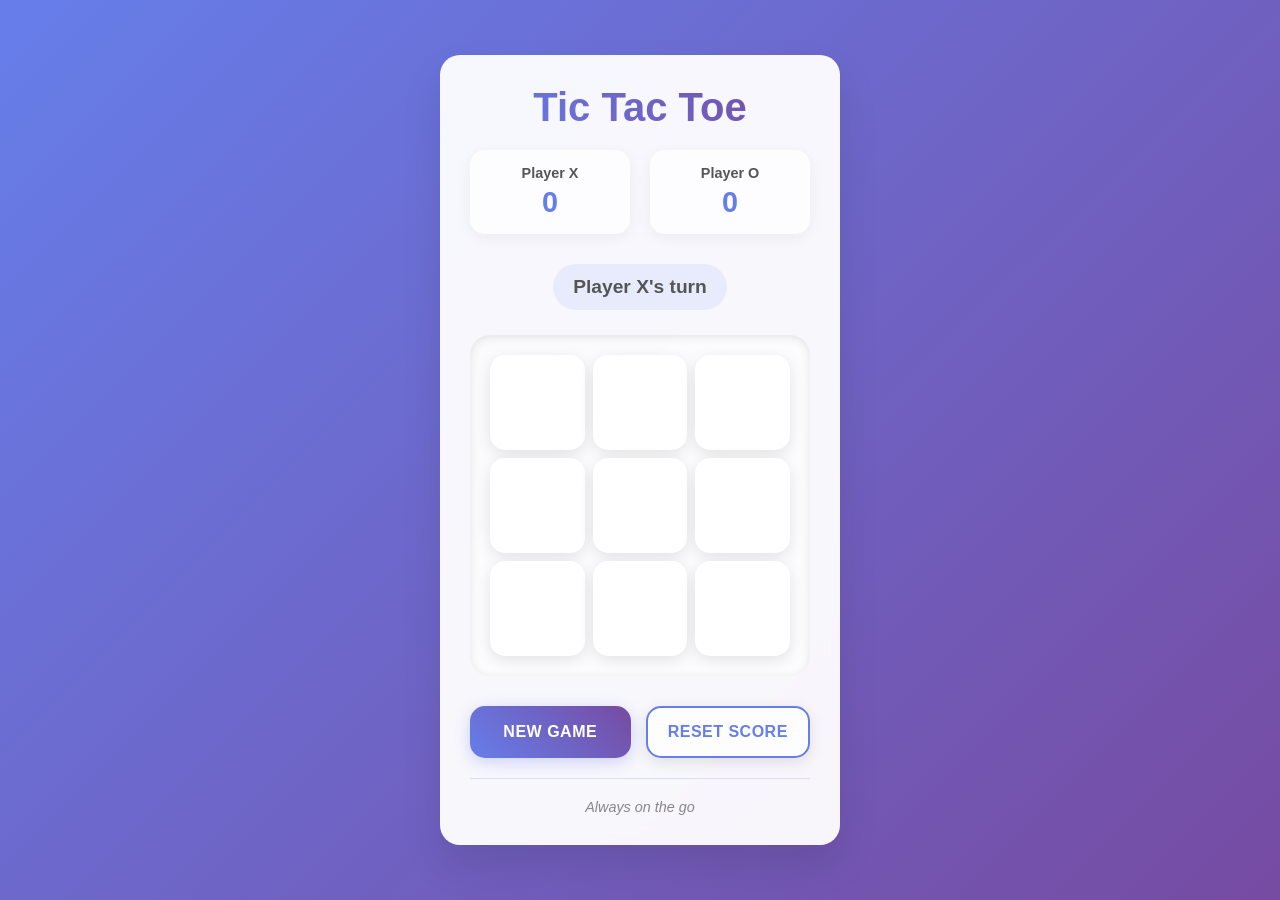
<file: index.html>
<!DOCTYPE html>
<html lang="en">
<head>
    <meta charset="UTF-8">
    <meta name="viewport" content="width=device-width, initial-scale=1.0">
    <title>Tic Tac Toe - Mobile IDE Sample</title>
    <link rel="stylesheet" href="styles.css">
</head>
<body>
    <div class="container">
        <header>
            <h1>Tic Tac Toe</h1>
            <div class="score-board">
                <div class="score">
                    <span class="player">Player X</span>
                    <span class="wins" id="player-x-score">0</span>
                </div>
                <div class="score">
                    <span class="player">Player O</span>
                    <span class="wins" id="player-o-score">0</span>
                </div>
            </div>
        </header>

        <main>
            <div class="game-status">
                <p id="game-message">Player X's turn</p>
            </div>
            
            <div class="game-board" id="game-board">
                <div class="cell" data-index="0"></div>
                <div class="cell" data-index="1"></div>
                <div class="cell" data-index="2"></div>
                <div class="cell" data-index="3"></div>
                <div class="cell" data-index="4"></div>
                <div class="cell" data-index="5"></div>
                <div class="cell" data-index="6"></div>
                <div class="cell" data-index="7"></div>
                <div class="cell" data-index="8"></div>
            </div>
            
            <div class="game-controls">
                <button id="reset-btn" class="btn btn-primary">New Game</button>
                <button id="reset-score-btn" class="btn btn-secondary">Reset Score</button>
            </div>
        </main>

        <footer>
            <p>Always on the go</p>
        </footer>
    </div>

    <script src="script.js"></script>
</body>
</html>
</file>
<file: styles.css>
/* Reset and base styles */
* {
    margin: 0;
    padding: 0;
    box-sizing: border-box;
}

body {
    font-family: 'SF Pro Display', -apple-system, BlinkMacSystemFont, 'Segoe UI', Roboto, sans-serif;
    background: linear-gradient(135deg, #667eea 0%, #764ba2 100%);
    min-height: 100vh;
    display: flex;
    align-items: center;
    justify-content: center;
    padding: 20px;
}

.container {
    background: rgba(255, 255, 255, 0.95);
    backdrop-filter: blur(10px);
    border-radius: 20px;
    padding: 30px;
    box-shadow: 0 20px 40px rgba(0, 0, 0, 0.1);
    max-width: 400px;
    width: 100%;
    text-align: center;
}

/* Header styles */
header h1 {
    color: green;
    font-size: 2.5rem;
    font-weight: 700;
    margin-bottom: 20px;
    background: linear-gradient(60deg, #667eea 0%, #764ba2 100%);
    -webkit-background-clip: text;
    -webkit-text-fill-color: transparent;
    background-clip: text;
}

.score-board {
    display: flex;
    justify-content: space-between;
    margin-bottom: 30px;
    gap: 20px;
}

.score {
    background: rgba(255, 255, 255, 0.8);
    padding: 15px;
    border-radius: 15px;
    flex: 1;
    box-shadow: 0 4px 15px rgba(0, 0, 0, 0.05);
}

.score .player {
    display: block;
    font-weight: 600;
    color: #555;
    font-size: 0.9rem;
    margin-bottom: 5px;
}

.score .wins {
    display: block;
    font-size: 1.8rem;
    font-weight: 700;
    color: #667eea;
}

/* Game status */
.game-status {
    margin-bottom: 25px;
}

#game-message {
    font-size: 1.2rem;
    font-weight: 600;
    color: #555;
    padding: 12px 20px;
    background: rgba(102, 126, 234, 0.1);
    border-radius: 25px;
    display: inline-block;
}

/* Game board styles */
.game-board {
    display: grid;
    grid-template-columns: repeat(3, 1fr);
    gap: 8px;
    margin-bottom: 30px;
    padding: 20px;
    background: rgba(255, 255, 255, 0.6);
    border-radius: 20px;
    box-shadow: inset 0 2px 10px rgba(0, 0, 0, 0.1);
}

.cell {
    aspect-ratio: 1;
    background: white;
    border-radius: 15px;
    display: flex;
    align-items: center;
    justify-content: center;
    font-size: 2.5rem;
    font-weight: 700;
    cursor: pointer;
    transition: all 0.3s cubic-bezier(0.4, 0, 0.2, 1);
    box-shadow: 0 4px 15px rgba(0, 0, 0, 0.1);
    user-select: none;
    -webkit-tap-highlight-color: transparent;
}

.cell:hover {
    transform: translateY(-2px);
    box-shadow: 0 8px 25px rgba(0, 0, 0, 0.15);
    background: #f8f9ff;
}

.cell:active {
    transform: translateY(0);
    transition: transform 0.1s;
}

.cell.x {
    color: #ff6b6b;
    animation: popIn 0.3s cubic-bezier(0.68, -0.55, 0.265, 1.55);
}

.cell.o {
    color: #4ecdc4;
    animation: popIn 0.3s cubic-bezier(0.68, -0.55, 0.265, 1.55);
}

.cell.winning {
    background: linear-gradient(45deg, #ffd89b 0%, #19547b 100%);
    color: white;
    animation: pulse 0.6s ease-in-out infinite alternate;
}

/* Animations */
@keyframes popIn {
    0% {
        transform: scale(0);
        opacity: 0;
    }
    50% {
        transform: scale(1.2);
    }
    100% {
        transform: scale(1);
        opacity: 1;
    }
}

@keyframes pulse {
    0% {
        transform: scale(1);
    }
    100% {
        transform: scale(1.05);
    }
}

/* Button styles */
.game-controls {
    display: flex;
    gap: 15px;
    margin-bottom: 20px;
}

.btn {
    flex: 1;
    padding: 15px 20px;
    border: none;
    border-radius: 15px;
    font-size: 1rem;
    font-weight: 600;
    cursor: pointer;
    transition: all 0.3s ease;
    text-transform: uppercase;
    letter-spacing: 0.5px;
    -webkit-tap-highlight-color: transparent;
}

.btn-primary {
    background: linear-gradient(45deg, #667eea, #764ba2);
    color: white;
    box-shadow: 0 4px 15px rgba(102, 126, 234, 0.3);
}

.btn-primary:hover {
    transform: translateY(-2px);
    box-shadow: 0 8px 25px rgba(102, 126, 234, 0.4);
}

.btn-secondary {
    background: rgba(255, 255, 255, 0.8);
    color: #667eea;
    border: 2px solid #667eea;
    box-shadow: 0 4px 15px rgba(0, 0, 0, 0.1);
}

.btn-secondary:hover {
    background: #667eea;
    color: white;
    transform: translateY(-2px);
}

.btn:active {
    transform: translateY(0);
}

/* Footer */
footer {
    margin-top: 20px;
    padding-top: 20px;
    border-top: 1px solid rgba(102, 126, 234, 0.2);
}

footer p {
    color: #888;
    font-size: 0.9rem;
    font-style: italic;
}

/* Mobile responsiveness */
@media (max-width: 480px) {
    .container {
        padding: 20px;
        margin: 10px;
    }
    
    header h1 {
        font-size: 2rem;
    }
    
    .cell {
        font-size: 2rem;
    }
    
    .game-controls {
        flex-direction: column;
    }
    
    .btn {
        padding: 12px 15px;
        font-size: 0.9rem;
    }
}

@media (max-width: 360px) {
    .container {
        padding: 15px;
    }
    
    header h1 {
        font-size: 1.8rem;
    }
    
    .cell {
        font-size: 1.8rem;
    }
    
    .score-board {
        flex-direction: column;
        gap: 10px;
    }
}
</file>
<file: 2styles.css>
/* Reset and base styles */
* {
    margin: 0;
    padding: 0;
    box-sizing: border-box;
}

body {
    font-family: 'SF Pro Display', -apple-system, BlinkMacSystemFont, 'Segoe UI', Roboto, sans-serif;
    background: linear-gradient(135deg, #667eea 0%, #764ba2 100%);
    min-height: 100vh;
    display: flex;
    align-items: center;
    justify-content: center;
    padding: 20px;
}

.container {
    background: rgba(255, 255, 255, 0.95);
    backdrop-filter: blur(10px);
    border-radius: 20px;
    padding: 30px;
    box-shadow: 0 20px 40px rgba(0, 0, 0, 0.1);
    max-width: 400px;
    width: 100%;
    text-align: center;
}

/* Header styles */
header h1 {
    color: green;
    font-size: 2.5rem;
    font-weight: 700;
    margin-bottom: 20px;
    background: linear-gradient(60deg, #667eea 0%, #764ba2 100%);
    -webkit-background-clip: text;
    -webkit-text-fill-color: transparent;
    background-clip: text;
}

.score-board {
    display: flex;
    justify-content: space-between;
    margin-bottom: 30px;
    gap: 20px;
}

.score {
    background: rgba(255, 255, 255, 0.8);
    padding: 15px;
    border-radius: 15px;
    flex: 1;
    box-shadow: 0 4px 15px rgba(0, 0, 0, 0.05);
}

.score .player {
    display: block;
    font-weight: 600;
    color: #555;
    font-size: 0.9rem;
    margin-bottom: 5px;
}

.score .wins {
    display: block;
    font-size: 1.8rem;
    font-weight: 700;
    color: #667eea;
}

/* Game status */
.game-status {
    margin-bottom: 25px;
}

#game-message {
    font-size: 1.2rem;
    font-weight: 600;
    color: #555;
    padding: 12px 20px;
    background: rgba(102, 126, 234, 0.1);
    border-radius: 25px;
    display: inline-block;
}

/* Game board styles */
.game-board {
    display: grid;
    grid-template-columns: repeat(3, 1fr);
    gap: 8px;
    margin-bottom: 30px;
    padding: 20px;
    background: rgba(255, 255, 255, 0.6);
    border-radius: 20px;
    box-shadow: inset 0 2px 10px rgba(0, 0, 0, 0.1);
}

.cell {
    aspect-ratio: 1;
    background: white;
    border-radius: 15px;
    display: flex;
    align-items: center;
    justify-content: center;
    font-size: 2.5rem;
    font-weight: 700;
    cursor: pointer;
    transition: all 0.3s cubic-bezier(0.4, 0, 0.2, 1);
    box-shadow: 0 4px 15px rgba(0, 0, 0, 0.1);
    user-select: none;
    -webkit-tap-highlight-color: transparent;
}

.cell:hover {
    transform: translateY(-2px);
    box-shadow: 0 8px 25px rgba(0, 0, 0, 0.15);
    background: #f8f9ff;
}

.cell:active {
    transform: translateY(0);
    transition: transform 0.1s;
}

.cell.x {
    color: #ff6b6b;
    animation: popIn 0.3s cubic-bezier(0.68, -0.55, 0.265, 1.55);
}

.cell.o {
    color: #4ecdc4;
    animation: popIn 0.3s cubic-bezier(0.68, -0.55, 0.265, 1.55);
}

.cell.winning {
    background: linear-gradient(45deg, #ffd89b 0%, #19547b 100%);
    color: white;
    animation: pulse 0.6s ease-in-out infinite alternate;
}

/* Animations */
@keyframes popIn {
    0% {
        transform: scale(0);
        opacity: 0;
    }
    50% {
        transform: scale(1.2);
    }
    100% {
        transform: scale(1);
        opacity: 1;
    }
}

@keyframes pulse {
    0% {
        transform: scale(1);
    }
    100% {
        transform: scale(1.05);
    }
}

/* Button styles */
.game-controls {
    display: flex;
    gap: 15px;
    margin-bottom: 20px;
}

.btn {
    flex: 1;
    padding: 15px 20px;
    border: none;
    border-radius: 15px;
    font-size: 1rem;
    font-weight: 600;
    cursor: pointer;
    transition: all 0.3s ease;
    text-transform: uppercase;
    letter-spacing: 0.5px;
    -webkit-tap-highlight-color: transparent;
}

.btn-primary {
    background: linear-gradient(45deg, #667eea, #764ba2);
    color: white;
    box-shadow: 0 4px 15px rgba(102, 126, 234, 0.3);
}

.btn-primary:hover {
    transform: translateY(-2px);
    box-shadow: 0 8px 25px rgba(102, 126, 234, 0.4);
}

.btn-secondary {
    background: rgba(255, 255, 255, 0.8);
    color: #667eea;
    border: 2px solid #667eea;
    box-shadow: 0 4px 15px rgba(0, 0, 0, 0.1);
}

.btn-secondary:hover {
    background: #667eea;
    color: white;
    transform: translateY(-2px);
}

.btn:active {
    transform: translateY(0);
}

/* Footer */
footer {
    margin-top: 20px;
    padding-top: 20px;
    border-top: 1px solid rgba(102, 126, 234, 0.2);
}

footer p {
    color: #888;
    font-size: 0.9rem;
    font-style: italic;
}

/* Mobile responsiveness */
@media (max-width: 480px) {
    .container {
        padding: 20px;
        margin: 10px;
    }
    
    header h1 {
        font-size: 2rem;
    }
    
    .cell {
        font-size: 2rem;
    }
    
    .game-controls {
        flex-direction: column;
    }
    
    .btn {
        padding: 12px 15px;
        font-size: 0.9rem;
    }
}

@media (max-width: 360px) {
    .container {
        padding: 15px;
    }
    
    header h1 {
        font-size: 1.8rem;
    }
    
    .cell {
        font-size: 1.8rem;
    }
    
    .score-board {
        flex-direction: column;
        gap: 10px;
    }
}
</file>
